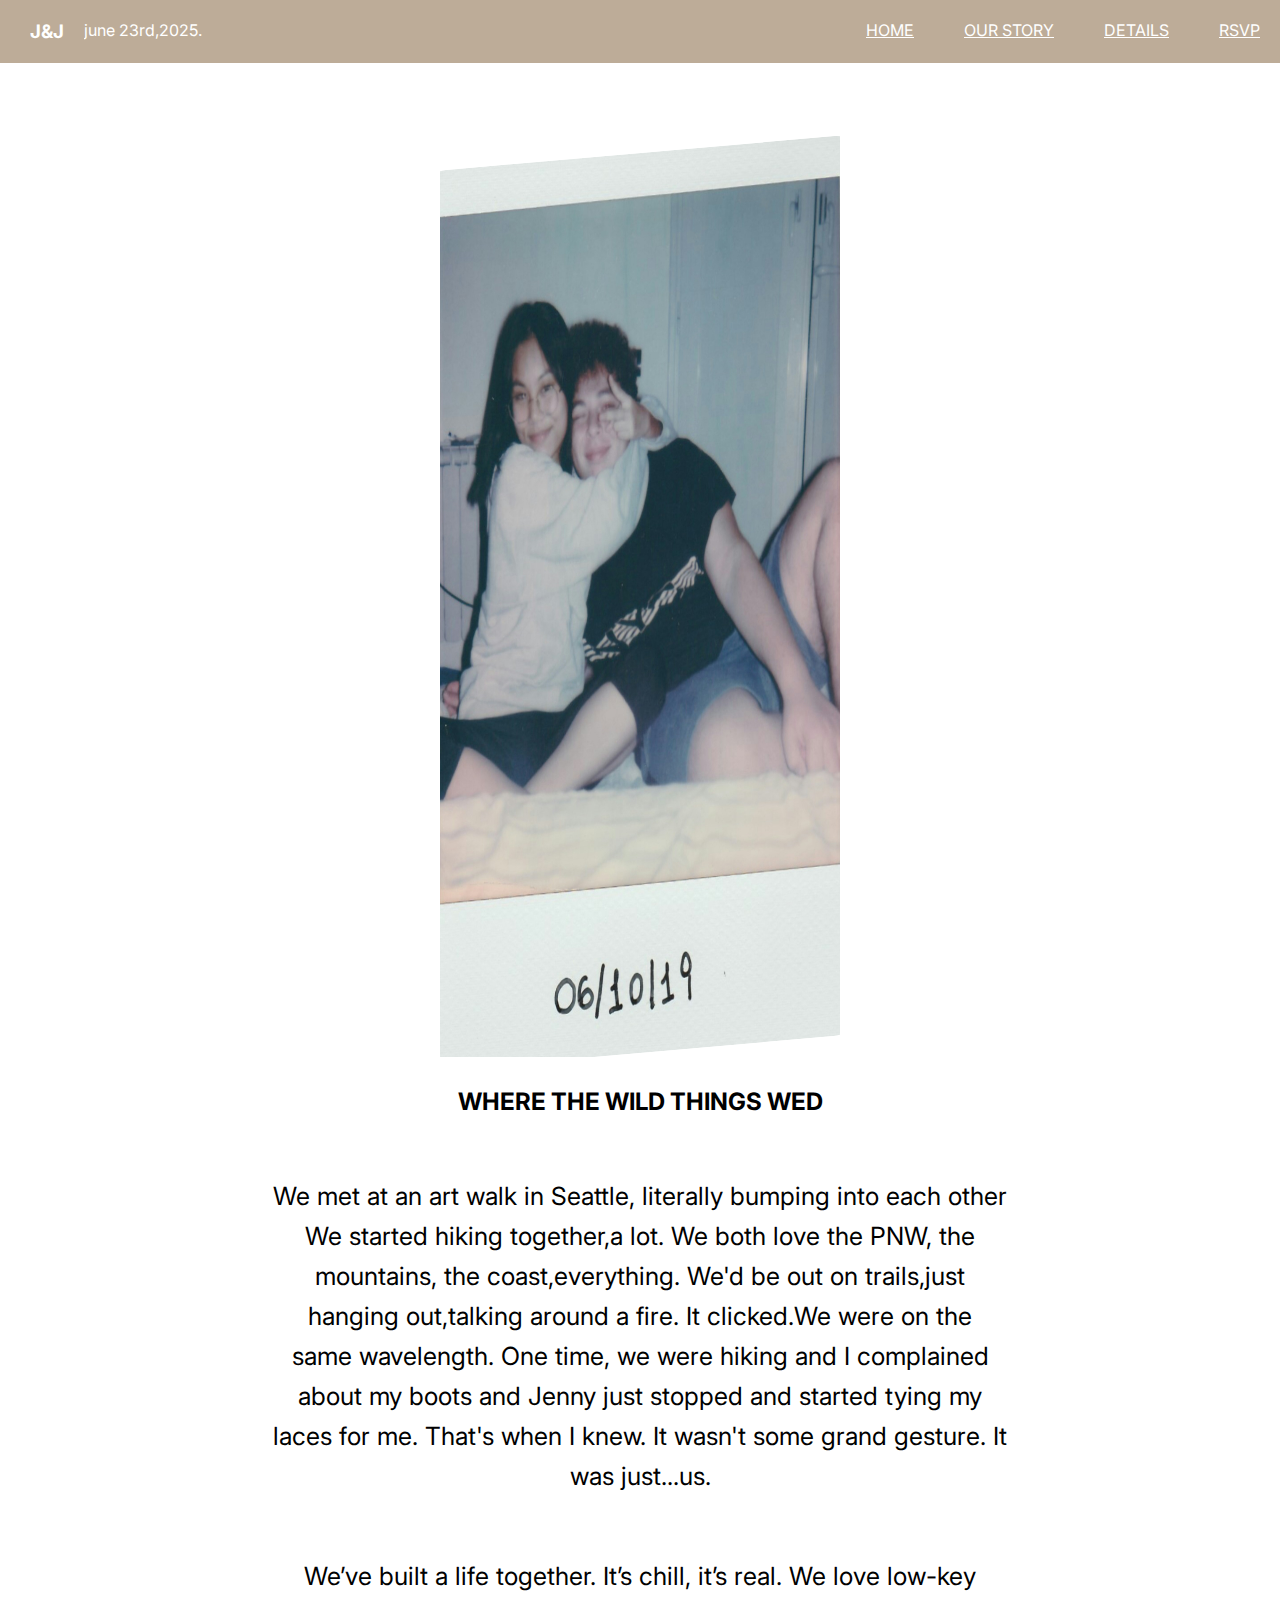
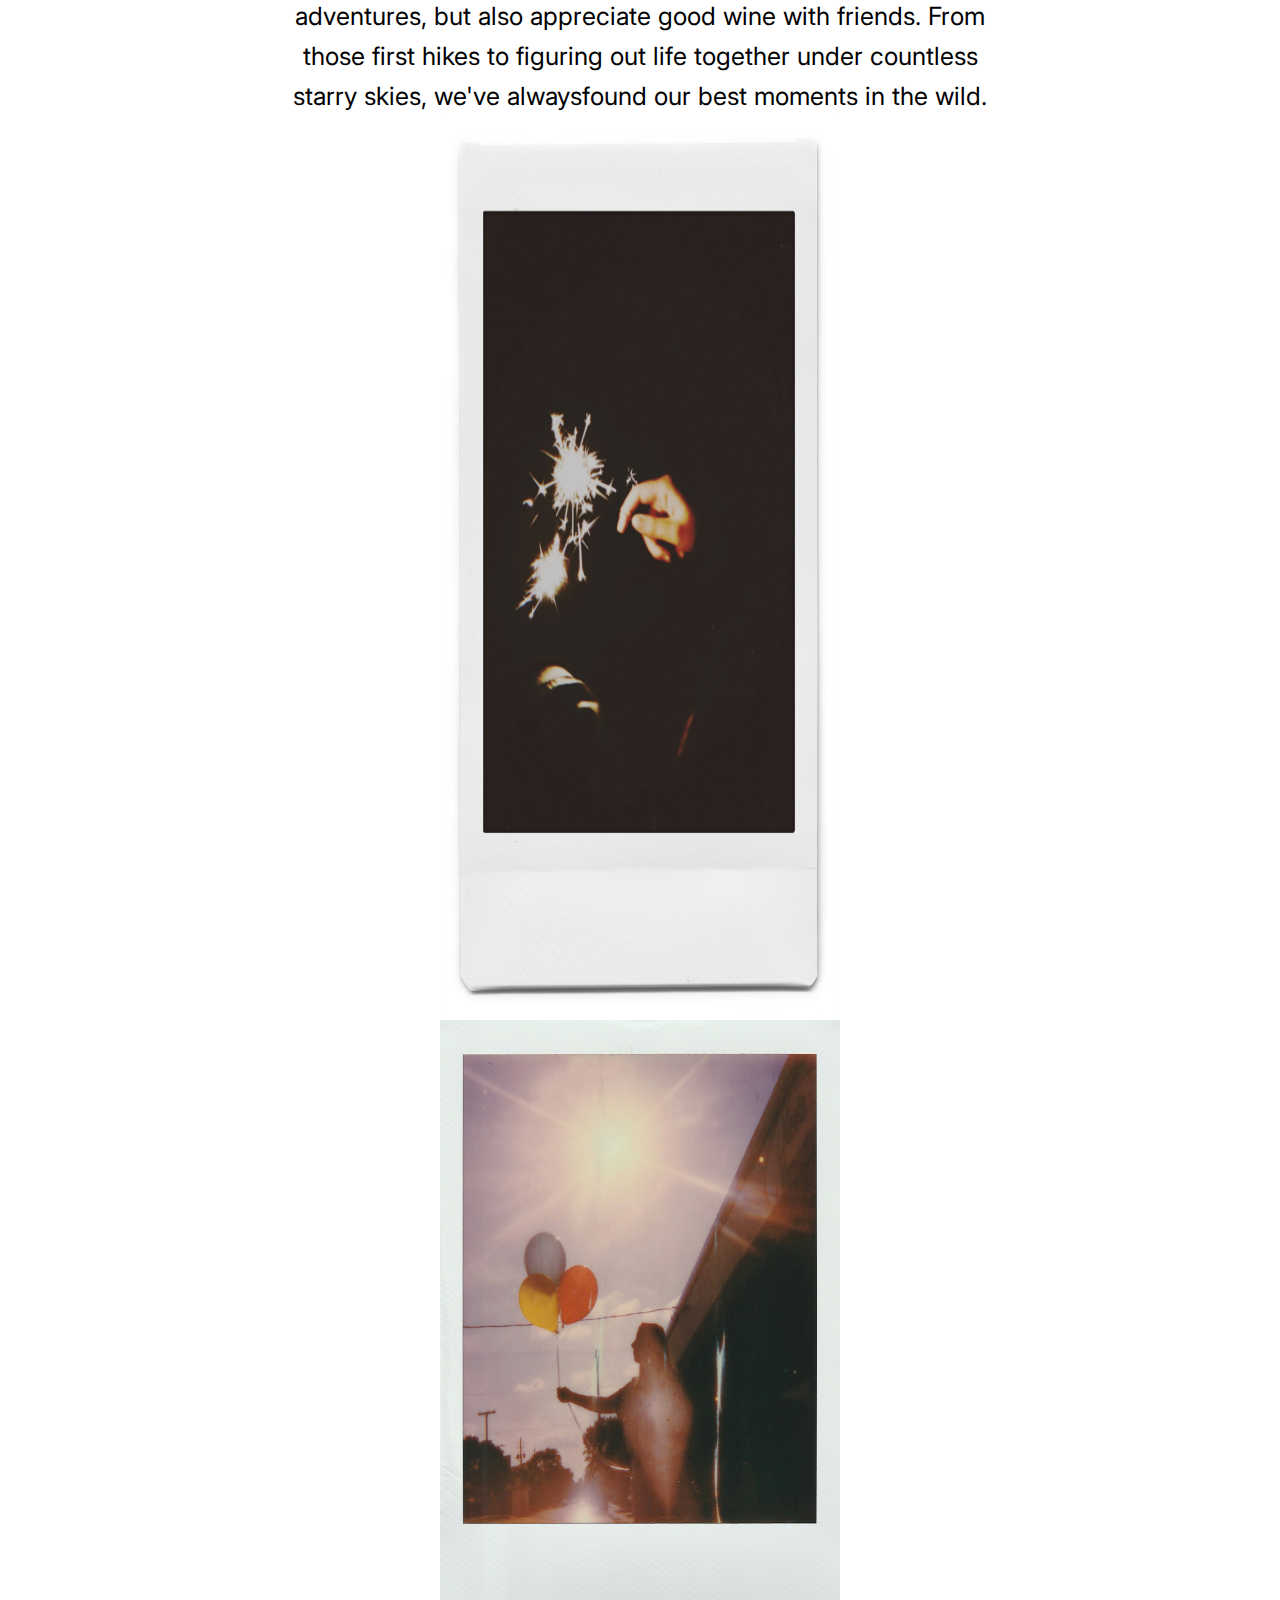
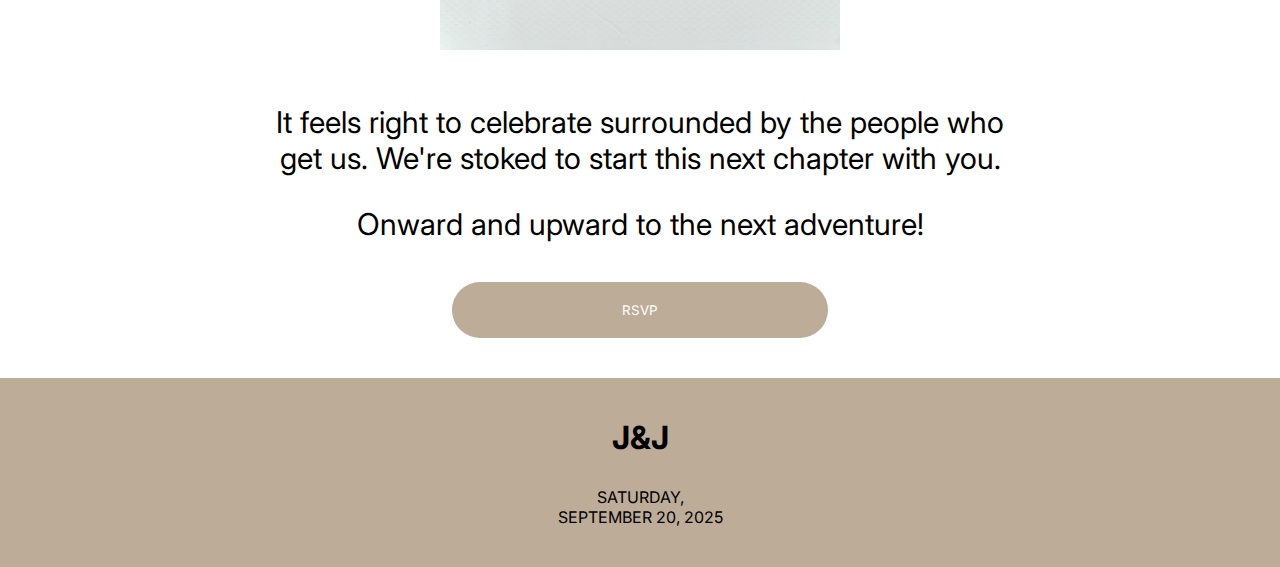
<file: story.html>
<!DOCTYPE html>
<html lang="en">
  <head>
    <meta charset="UTF-8" />
    <meta name="viewport" content="width=device-width, initial-scale=1.0" />
    <title>Document</title>
    <link rel="stylesheet" href="story.css" />
    <link rel="preconnect" href="https://fonts.googleapis.com" />
    <link rel="preconnect" href="https://fonts.gstatic.com" crossorigin />
    <link
      href="https://fonts.googleapis.com/css2?family=Inter:ital,opsz,
wght@0,14..32,100..900;1,14..32,100..900&family=Libertinus+Serif:ital,wght@0,
400;0,600;0,700;1,400;1,600;1,700&family=Montserrat:ital,wght@0,100..900;1,100..900&display=swap"
      rel="stylesheet"
    />
    <link
    rel="stylesheet"
    href="https://cdnjs.cloudflare.com/ajax/libs/animate.css/4.1.1/animate.min.css"
  />
  </head>
  <body>
    <!-- header -->
    <header>
      <!-- navbar -->
      <nav class="navbar">
        <!-- logo -->
        <div class="logo">
          <h3>J&J</h3>
          <p>june 23rd,2025.</p>
        </div>
        <!-- links -->
        <ul class="links">
          <li><a href="index.html">HOME</a></li>
          <li><a href="story.html">OUR STORY</a></li>
          <li><a href="details.html">DETAILS</a></li>
          <li><a href="">RSVP</a></li>
        </ul>
      </nav>
    </header>
    <!-- section -->
    <section>
      <!-- image -->
      <div class="image">
        <img src="images/first imagee.png" class="animate__animated animate__flip">
      </div>
    </section>
    <!-- text -->
    <section>
      <div class="text">
        <h2>WHERE THE WILD THINGS WED</h2>
        <!-- words -->
        <p class="words">
          We met at an art walk in Seattle, literally bumping into each other
          <br />
          We started hiking together,a lot. We both love the PNW, the
          <br />mountains, the coast,everything. We'd be out on trails,just
          <br />
          hanging out,talking around a fire. It clicked.We were on the <br />
          same wavelength. One time, we were hiking and I complained <br />
          about my boots and Jenny just stopped and started tying my <br />
          laces for me. That's when I knew. It wasn't some grand gesture. It
          <br />
          was just...us.
        </p>
        <p class="word">
          We’ve built a life together. It’s chill, it’s real. We love low-key
          <br />
          adventures, but also appreciate good wine with friends. From <br />
          those first hikes to figuring out life together under countless <br />
          starry skies, we've alwaysfound our best moments in the wild.
        </p>
      </div>
    </section>
    <!-- section -->
    <section>
      <!-- contain -->
      <div class="contain">
        <img src="images/second image 2.png" class="back" alt="" />
      </div>
      <div class="container">
        <img src="images/second image 1.png" class="front" alt="" />
      </div>
    </section>
    <!-- end -->
    <section>
      <div class="end">
        <p>
          It feels right to celebrate surrounded by the people who <br />get us.
          We're stoked to start this next chapter with you. <br />
        </p>
        <p class="part">Onward and upward to the next adventure!</p>
        <button class="button">
          <a href="https://www.figma.com/sites/"> RSVP</a>
        </button>
      </div>
    </section>
    <!-- footer -->
    <footer>
      <!-- end -->
      <div class="ends">
        <h1 class="reg">J&J</h1>
        <p>SATURDAY, <br>SEPTEMBER 20, 2025</p>
      </div>
    </footer>
  </body>
</html>
</file>
<file: story.css>
/* universal selector */
*{
    margin: 0;
    padding: 0;
    box-sizing: border-box;
    font-family: "Inter", sans-serif;
    overflow-x: hidden;

}
/* navbar */
.navbar{
    display: flex;
    justify-content: space-between;
    background-color: #bdac98;
    padding: 10px;
}
/* logo */
.logo{
    display: flex;
    gap: 20px;
    margin-left: 10px;
    padding: 10px;
    color: #ffffff;
}
/* links */
.links{
    list-style: none;
    display: flex;
    gap: 50px;
    padding: 10px;
}
.links a{
    color: #ffffff;
}
/* image */
.image{
    width: 400px;
    margin-left: auto;
    margin-right: auto;
}
/* image img */
.image img{
width: 100%;
height: 100vh;
margin-top: 90px;
border-radius: 1.5rem;
transform: skewY(-5deg) scaleX(1.1);
}
/* text */
.text{
    margin-top: 30px;
    text-align: center;
}
/* words */
.words{
    margin-top: 60px;
    font-size: 25px;
    line-height: 40px;
}
/* word */
.word{
    margin-top: 60px;
    font-size: 25px;
    line-height: 40px;
}
/* contain */
.contain{
    width: 400px;
    position: relative;
    margin-right: auto;
    margin-left: auto;

}
.contain img{
    width: 100%;
    height: 100vh;
}
.container{
    width: 400px;
    margin-left: auto;
    margin-right: auto;
}
.container img{
    width: 100%;
    height: 70vh;
}
.end{
    text-align: center;
    margin-top: 50px;
    font-size: 30px ;
}
.part{
    margin-top: 30px;
}
.button{
    margin-top: 40px;
    padding: 20px;
    background-color: #bdac98;
    justify-content: center;
    border-radius: 2rem;
    border: 1px #bdac98;
}
.button a{
    padding-left: 150px;
    padding-right: 150px;
    text-decoration: none;
    color: #ffffff;
}
.ends{
    text-align: center;
    background-color: #bdac98;
    margin-top: 40px;
    padding: 40px;
}
.reg{
    margin-bottom: 30px;
}
@media (max-width:768px) {
    .navbar{
        flex-direction: column;
    }
    ul{
        flex-direction: column;
        text-align: center;
    }
    .image{
          margin-left: auto;
        margin-right: auto;
        padding: 0 10px;
    }
    .image img{
        width: 380px;
        height: 50vh;
        padding: 0px 20px;
    }
    .words{
        padding: 0 10px;
    }
    .word{
        padding: 0 10px;
    }
    .end{
        padding: 0 10px;
    }
}
</file>
